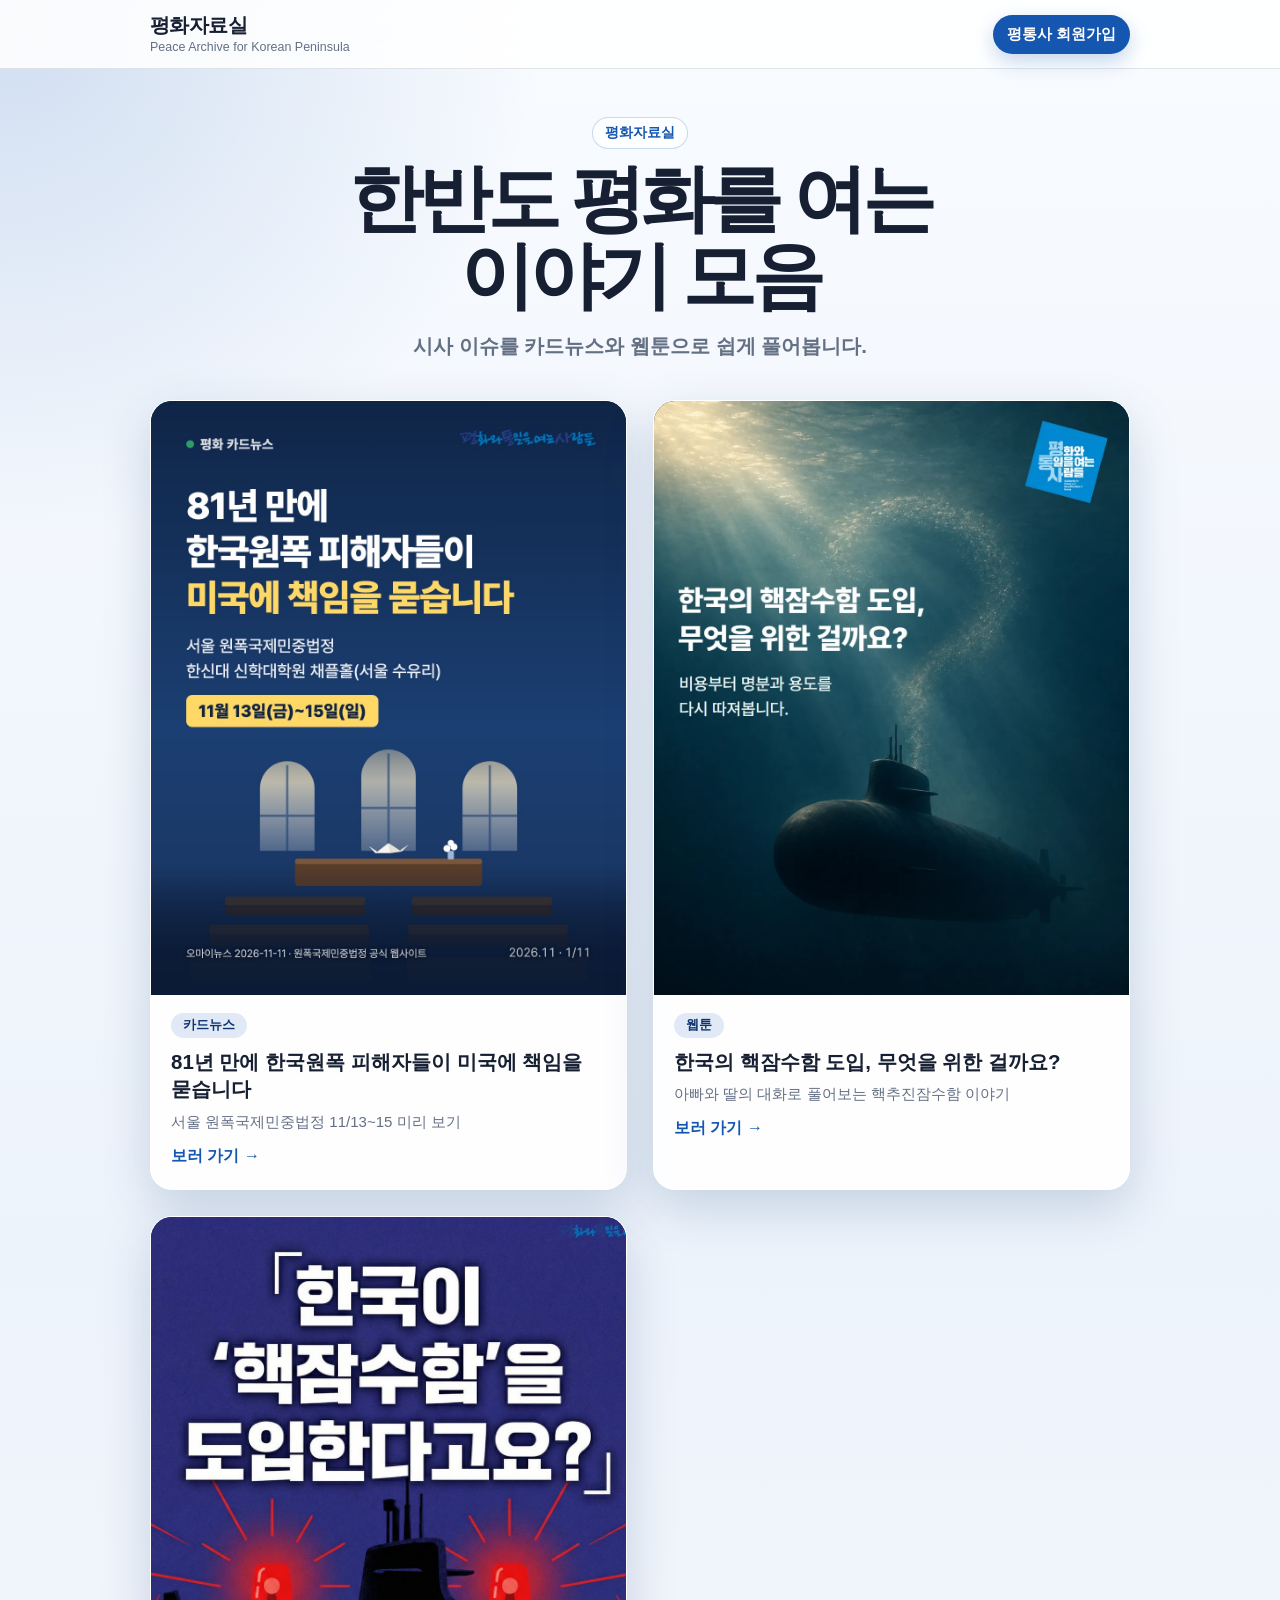
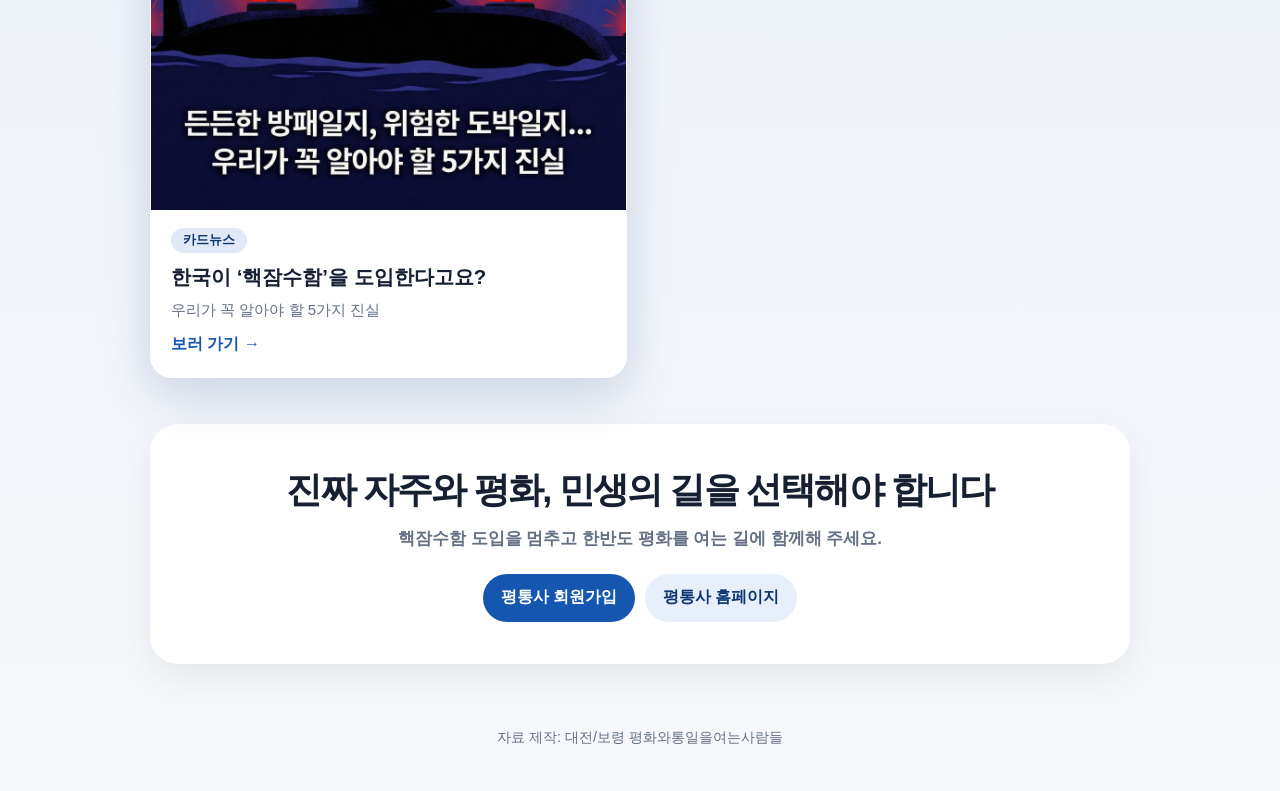
<file: index.html>
<!DOCTYPE html>
<html lang="ko">
<head>
  <meta charset="UTF-8">
  <meta name="viewport" content="width=device-width, initial-scale=1.0">
  <title>평화자료실 | Peace Archive for Korean Peninsula</title>
  <meta name="description" content="한반도 평화를 위한 카드뉴스·웹툰 자료실. 핵잠수함 도입 문제를 쉽게 풀어봅니다.">
  <meta name="keywords" content="평화자료실, 핵잠수함, 한반도평화, 자주국방, 평통사, 평화와통일을여는사람들">
  <meta property="og:title" content="평화자료실 | Peace Archive for Korean Peninsula">
  <meta property="og:description" content="한반도 평화를 위한 카드뉴스·웹툰 자료실">
  <meta property="og:type" content="website">
  <meta property="og:url" content="https://peace-archive.github.io/">
  <meta property="og:image" content="https://peace-archive.github.io/cardnews/images/card01.jpg">
  <meta name="twitter:card" content="summary_large_image">
  <link rel="icon" href="/favicon.ico" sizes="any">
  <link rel="icon" type="image/png" sizes="32x32" href="/favicon-32.png">
  <link rel="icon" type="image/png" sizes="16x16" href="/favicon-16.png">
  <link rel="apple-touch-icon" href="/apple-touch-icon.png">
  <link rel="stylesheet" href="styles.css">
  <!-- Cloudflare Web Analytics -->
  <script defer src="https://static.cloudflareinsights.com/beacon.min.js" data-cf-beacon='{"token":"e505f99d0abe438db73c1a0fc238dc13"}'></script>
  <!-- End Cloudflare Web Analytics -->
</head>
<body>
  <header class="site-header">
    <div class="container header-inner">
      <a class="brand" href="./" aria-label="평화자료실 홈">
        <span class="brand-main">평화자료실</span>
        <span class="brand-sub">Peace Archive for Korean Peninsula</span>
      </a>
      <a class="join-link" href="https://www.spark946.org/about/join" target="_blank" rel="noopener">평통사 회원가입</a>
    </div>
  </header>

  <main>
    <section class="hero container">
      <p class="eyebrow">평화자료실</p>
      <h1>한반도 평화를 여는<br>이야기 모음</h1>
      <p class="lead">시사 이슈를 카드뉴스와 웹툰으로 쉽게 풀어봅니다.</p>
    </section>

    <section class="archive-grid container" aria-label="자료 목록">
      <a class="archive-card" href="abomb-court/">
        <div class="archive-thumb">
          <img src="abomb-court/images/card01.jpg?v=20261112" alt="원폭국제민중법정 카드뉴스 표지" loading="eager">
        </div>
        <div class="archive-body">
          <span class="archive-tag">카드뉴스</span>
          <h2>81년 만에 한국원폭 피해자들이 미국에 책임을 묻습니다</h2>
          <p>서울 원폭국제민중법정 11/13~15 미리 보기</p>
          <span class="archive-go">보러 가기 →</span>
        </div>
      </a>

      <a class="archive-card" href="webtoon/">
        <div class="archive-thumb">
          <img src="webtoon/images/00.webp" alt="웹툰 표지" loading="eager">
        </div>
        <div class="archive-body">
          <span class="archive-tag">웹툰</span>
          <h2>한국의 핵잠수함 도입, 무엇을 위한 걸까요?</h2>
          <p>아빠와 딸의 대화로 풀어보는 핵추진잠수함 이야기</p>
          <span class="archive-go">보러 가기 →</span>
        </div>
      </a>

      <a class="archive-card" href="cardnews/">
        <div class="archive-thumb">
          <img src="cardnews/images/card01.jpg" alt="카드뉴스 표지" loading="lazy">
        </div>
        <div class="archive-body">
          <span class="archive-tag">카드뉴스</span>
          <h2>한국이 ‘핵잠수함’을 도입한다고요?</h2>
          <p>우리가 꼭 알아야 할 5가지 진실</p>
          <span class="archive-go">보러 가기 →</span>
        </div>
      </a>
    </section>

    <section class="cta container">
      <h2>진짜 자주와 평화, 민생의 길을 선택해야 합니다</h2>
      <p>핵잠수함 도입을 멈추고 한반도 평화를 여는 길에 함께해 주세요.</p>
      <div class="cta-buttons primary-actions">
        <a class="button primary" href="https://www.spark946.org/about/join" target="_blank" rel="noopener">평통사 회원가입</a>
        <a class="button secondary" href="https://www.spark946.org" target="_blank" rel="noopener">평통사 홈페이지</a>
      </div>
    </section>
  </main>

  <footer class="site-footer">
    <div class="container">
      <p>자료 제작: 대전/보령 평화와통일을여는사람들</p>
    </div>
  </footer>
</body>
</html>
</file>
<file: styles.css>
/* 평화자료실 카드뉴스 이미지 뷰어 */
:root {
  --bg: #edf3fb;
  --ink: #172033;
  --muted: #647084;
  --blue: #1557b0;
  --blue-dark: #0d3671;
  --line: rgba(23, 32, 51, 0.12);
  --card: #ffffff;
  --shadow: 0 18px 50px rgba(13, 54, 113, 0.18);
}

* { box-sizing: border-box; }
html { scroll-behavior: smooth; }
body {
  margin: 0;
  font-family: -apple-system, BlinkMacSystemFont, "Apple SD Gothic Neo", "Noto Sans KR", "Malgun Gothic", sans-serif;
  color: var(--ink);
  background:
    radial-gradient(circle at top left, rgba(21, 87, 176, 0.18), transparent 34rem),
    linear-gradient(180deg, #f8fbff 0%, var(--bg) 52%, #f7f8fb 100%);
  min-height: 100vh;
}

a { color: inherit; }
.container {
  width: min(100% - 32px, 980px);
  margin: 0 auto;
}

.site-header {
  position: sticky;
  top: 0;
  z-index: 20;
  background: rgba(255, 255, 255, 0.86);
  backdrop-filter: blur(14px);
  border-bottom: 1px solid var(--line);
}
.header-inner {
  min-height: 68px;
  display: flex;
  align-items: center;
  justify-content: space-between;
  gap: 18px;
}
.brand {
  display: inline-flex;
  flex-direction: column;
  text-decoration: none;
  line-height: 1.15;
}
.brand-main {
  font-weight: 900;
  font-size: 1.25rem;
  letter-spacing: -0.03em;
}
.brand-sub {
  margin-top: 3px;
  color: var(--muted);
  font-size: 0.78rem;
}
.join-link {
  text-decoration: none;
  background: var(--blue);
  color: #fff;
  padding: 10px 14px;
  border-radius: 999px;
  font-weight: 800;
  font-size: 0.92rem;
  box-shadow: 0 8px 20px rgba(21, 87, 176, 0.24);
}

.hero {
  text-align: center;
  padding: 48px 0 28px;
}
.eyebrow {
  display: inline-block;
  margin: 0 0 12px;
  padding: 6px 12px;
  border: 1px solid rgba(21, 87, 176, 0.22);
  border-radius: 999px;
  color: var(--blue);
  background: rgba(255, 255, 255, 0.72);
  font-weight: 900;
  font-size: 0.85rem;
}
.hero h1 {
  margin: 0;
  font-size: clamp(2rem, 6vw, 4.6rem);
  letter-spacing: -0.07em;
  line-height: 1.04;
}
.lead {
  margin: 18px auto 0;
  max-width: 680px;
  color: var(--muted);
  font-size: clamp(1rem, 2.7vw, 1.28rem);
  font-weight: 650;
  word-break: keep-all;
}

.viewer-section { padding: 12px 0 46px; }
/* 세로 스크롤 카드 뷰어 */
.card-scroll {
  display: flex;
  flex-direction: column;
  gap: clamp(16px, 3vw, 28px);
}
.card-frame {
  margin: 0;
  border-radius: 20px;
  overflow: hidden;
  box-shadow: var(--shadow);
  background: #fff;
}
.card-frame img {
  width: 100%;
  height: auto;
  display: block;
}

.cta,
.share-section,
.detail-link-section {
  margin-bottom: 32px;
  padding: clamp(26px, 5vw, 42px);
  text-align: center;
  background: #fff;
  border-radius: 28px;
  box-shadow: 0 12px 34px rgba(23, 32, 51, 0.08);
}
.cta h2,
.share-section h2 {
  margin: 0;
  font-size: clamp(1.45rem, 4vw, 2.25rem);
  letter-spacing: -0.05em;
  word-break: keep-all;
}
.detail-label {
  margin: 0 0 14px;
  color: var(--ink);
  font-size: clamp(1.15rem, 3vw, 1.45rem);
  font-weight: 900;
  letter-spacing: -0.04em;
  word-break: keep-all;
}
.detail-link {
  display: inline-flex;
  align-items: center;
  justify-content: center;
  min-height: 48px;
  padding: 13px 18px;
  border-radius: 999px;
  background: #e7effa;
  color: var(--blue-dark);
  text-decoration: none;
  font-weight: 900;
}
.cta p,
.share-section p {
  margin: 12px auto 24px;
  max-width: 660px;
  color: var(--muted);
  font-size: 1.05rem;
  font-weight: 650;
  word-break: keep-all;
}
.cta-buttons,
.share-grid {
  display: flex;
  justify-content: center;
  flex-wrap: wrap;
  gap: 10px;
}
.share-grid {
  display: grid;
  grid-template-columns: repeat(auto-fit, minmax(132px, 1fr));
}
.button,
.share-button {
  appearance: none;
  border: 0;
  border-radius: 999px;
  padding: 13px 18px;
  font: inherit;
  font-weight: 900;
  text-decoration: none;
  cursor: pointer;
  display: inline-flex;
  align-items: center;
  justify-content: center;
  min-height: 48px;
}
.button.primary {
  color: #fff;
  background: var(--blue);
}
.button.secondary {
  color: var(--blue-dark);
  background: #e7effa;
}
.share-button { color: #fff; }
.share-button.telegram { background: #229ed9; }
.share-button.native { background: #556b8e; }
.share-button.copy { background: #0d3671; }
.share-button.download-all { background: #7a3db8; }
.site-footer {
  padding: 28px 0 40px;
  color: var(--muted);
  text-align: center;
  font-size: 0.9rem;
}
.site-footer p { margin: 4px 0; }
.view-counter {
  margin-top: 12px;
  display: inline-flex;
  align-items: center;
  justify-content: center;
  gap: 8px;
  flex-wrap: wrap;
}
.view-counter-label {
  color: var(--muted);
  font-size: 0.82rem;
  font-weight: 800;
}
.view-counter img {
  display: inline-block;
  height: 20px;
  vertical-align: middle;
}

.toast {
  position: fixed;
  left: 50%;
  bottom: 22px;
  z-index: 100;
  transform: translateX(-50%);
  background: #111827;
  color: #fff;
  padding: 12px 18px;
  border-radius: 999px;
  box-shadow: 0 10px 28px rgba(0, 0, 0, 0.25);
  font-weight: 800;
  white-space: nowrap;
}

/* ── 자료실 허브 그리드 ─────────────────── */
.archive-grid {
  display: grid;
  grid-template-columns: repeat(2, minmax(0, 1fr));
  gap: clamp(16px, 3vw, 26px);
  padding: 12px 0 46px;
}
.archive-card {
  display: flex;
  flex-direction: column;
  background: rgba(255, 255, 255, 0.9);
  border: 1px solid rgba(255, 255, 255, 0.9);
  border-radius: 22px;
  overflow: hidden;
  box-shadow: var(--shadow);
  text-decoration: none;
  color: inherit;
  transition: transform 180ms ease, box-shadow 180ms ease;
}
.archive-card:hover,
.archive-card:focus-visible {
  transform: translateY(-4px);
  box-shadow: 0 24px 60px rgba(13, 54, 113, 0.24);
  outline: none;
}
.archive-thumb {
  aspect-ratio: 4 / 5;
  overflow: hidden;
  background: #0b1b31;
}
.archive-thumb img {
  width: 100%;
  height: 100%;
  display: block;
  object-fit: cover;
  object-position: top center;
}
.archive-body {
  padding: 18px 20px 22px;
  display: flex;
  flex-direction: column;
  gap: 8px;
}
.archive-tag {
  align-self: flex-start;
  font-size: 0.8rem;
  font-weight: 800;
  color: var(--blue-dark);
  background: rgba(21, 87, 176, 0.12);
  border-radius: 999px;
  padding: 4px 12px;
}
.archive-body h2 {
  margin: 2px 0 0;
  font-size: clamp(1.05rem, 2.4vw, 1.28rem);
  line-height: 1.35;
}
.archive-body p {
  margin: 0;
  color: var(--muted);
  font-size: 0.94rem;
  line-height: 1.5;
}
.archive-go {
  margin-top: 4px;
  font-weight: 800;
  color: var(--blue);
}

@media (max-width: 640px) {
  .archive-grid { grid-template-columns: 1fr; }
  .container { width: min(100% - 20px, 980px); }
  .header-inner { min-height: 62px; }
  .brand-sub { display: none; }
  .join-link { padding: 9px 11px; font-size: 0.84rem; }
  .hero { padding-top: 34px; }
  .card-frame { border-radius: 14px; }
  .share-grid { grid-template-columns: repeat(2, minmax(0, 1fr)); }
}
</file>
